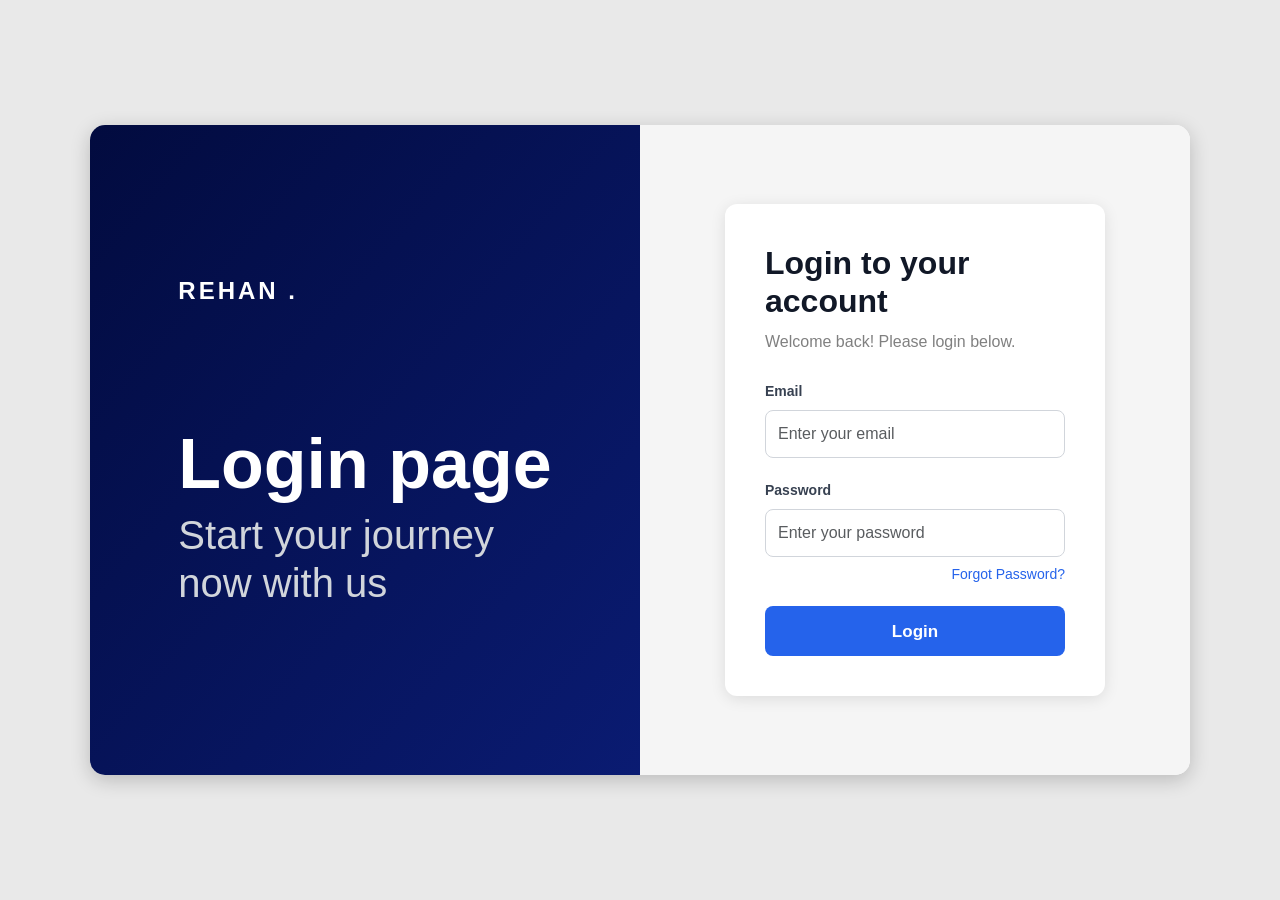
<file: Login Page/LoginPage.html>
<!DOCTYPE html>
<html lang="en">

<head>
    <meta charset="UTF-8">
    <meta name="viewport" content="width=device-width, initial-scale=1.0">
    <title>Modern Login Interface</title>

    <link href="https://cdn.jsdelivr.net/npm/bootstrap@5.0.2/dist/css/bootstrap.min.css" rel="stylesheet">

    <link rel="stylesheet" href="https://cdnjs.cloudflare.com/ajax/libs/font-awesome/4.7.0/css/font-awesome.min.css">

    <link rel="stylesheet" href="LoginPage.css">
</head>

<body>

    <section class="main-section">

        <div class="login-container">

            <div class="left-side">

                <div class="left-content">

                    <h4>REHAN .</h4>

                    <h1>Login page</h1>

                    <p>
                        Start your journey <br>
                        now with us
                    </p>

                </div>

            </div>

            <div class="right-side">

                <div class="login-card">

                    <h2>Login to your account</h2>

                    <p>Welcome back! Please login below.</p>

                    <form>

                        <div class="mb-3">

                            <label class="form-label">
                                Email
                            </label>

                            <input type="email" class="form-control"
                                placeholder="Enter your email">

                        </div>

                        <div class="mb-2">

                            <label class="form-label">
                                Password
                            </label>

                            <input type="password" class="form-control"
                                placeholder="Enter your password">

                        </div>

                        <div class="forgot-text">
                            <a href="#">
                                Forgot Password?
                            </a>
                        </div>

                        <button type="submit" class="login-btn">
                            Login
                        </button>

                    </form>

                </div>

            </div>

        </div>

    </section>

</body>

</html>
</file>
<file: Login Page/LoginPage.css>
* {
            margin: 0;
            padding: 0;
            box-sizing: border-box;
            font-family: Arial, Helvetica, sans-serif;
        }

        body {
            background-color: #e9e9e9;
        }

        .main-section {
            width: 100%;
            min-height: 100vh;
            display: flex;
            justify-content: center;
            align-items: center;
            padding: 30px;
        }

        .login-container {
            width: 1100px;
            min-height: 650px;
            background-color: white;
            border-radius: 15px;
            overflow: hidden;
            display: flex;
            box-shadow: 0px 5px 20px rgba(0, 0, 0, 0.2);
        }

        .left-side {
            width: 50%;
            background: linear-gradient(to bottom right, #020b3f, #0a1b72);
            color: white;
            position: relative;
            display: flex;
            justify-content: center;
            align-items: center;
            padding: 50px;
        }

        .left-content h4 {
            letter-spacing: 3px;
            margin-bottom: 120px;
            font-weight: bold;
        }

        .left-content h1 {
            font-size: 70px;
            font-weight: bold;
            line-height: 1.1;
        }

        .left-content p {
            font-size: 40px;
            color: #d1d5db;
            line-height: 1.2;
        }

        .right-side {
            width: 50%;
            background-color: #f5f5f5;
            display: flex;
            justify-content: center;
            align-items: center;
        }

        .login-card {
            width: 380px;
            background-color: white;
            padding: 40px;
            border-radius: 12px;
            box-shadow: 0px 3px 15px rgba(0, 0, 0, 0.1);
        }

        .login-card h2 {
            font-weight: bold;
            margin-bottom: 10px;
            color: #111827;
        }

        .login-card p {
            color: gray;
            margin-bottom: 25px;
        }

        .form-label {
            font-size: 14px;
            font-weight: 600;
            color: #374151;
        }

        .form-control {
            height: 48px;
            border-radius: 8px;
            margin-bottom: 20px;
            border: 1px solid #d1d5db;
        }

        .form-control:focus {
            box-shadow: none;
            border: 1px solid #2563eb;
        }

        .forgot-text {
            text-align: right;
            margin-top: -15px;
            margin-bottom: 20px;
        }

        .forgot-text a {
            text-decoration: none;
            color: #2563eb;
            font-size: 14px;
        }

        .login-btn {
            width: 100%;
            height: 50px;
            border: none;
            border-radius: 8px;
            background-color: #2563eb;
            color: white;
            font-size: 17px;
            font-weight: bold;
            transition: 0.3s;
        }

        .login-btn:hover {
            background-color: #1d4ed8;
        }

        @media(max-width: 992px) {

            .login-container {
                flex-direction: column;
            }

            .left-side,
            .right-side {
                width: 100%;
            }

            .left-content h1 {
                font-size: 50px;
            }

            .left-content p {
                font-size: 28px;
            }
        }

        @media(max-width: 576px) {

            .login-card {
                width: 100%;
            }

            .left-content h1 {
                font-size: 40px;
            }

            .left-content p {
                font-size: 24px;
            }
        }
</file>
